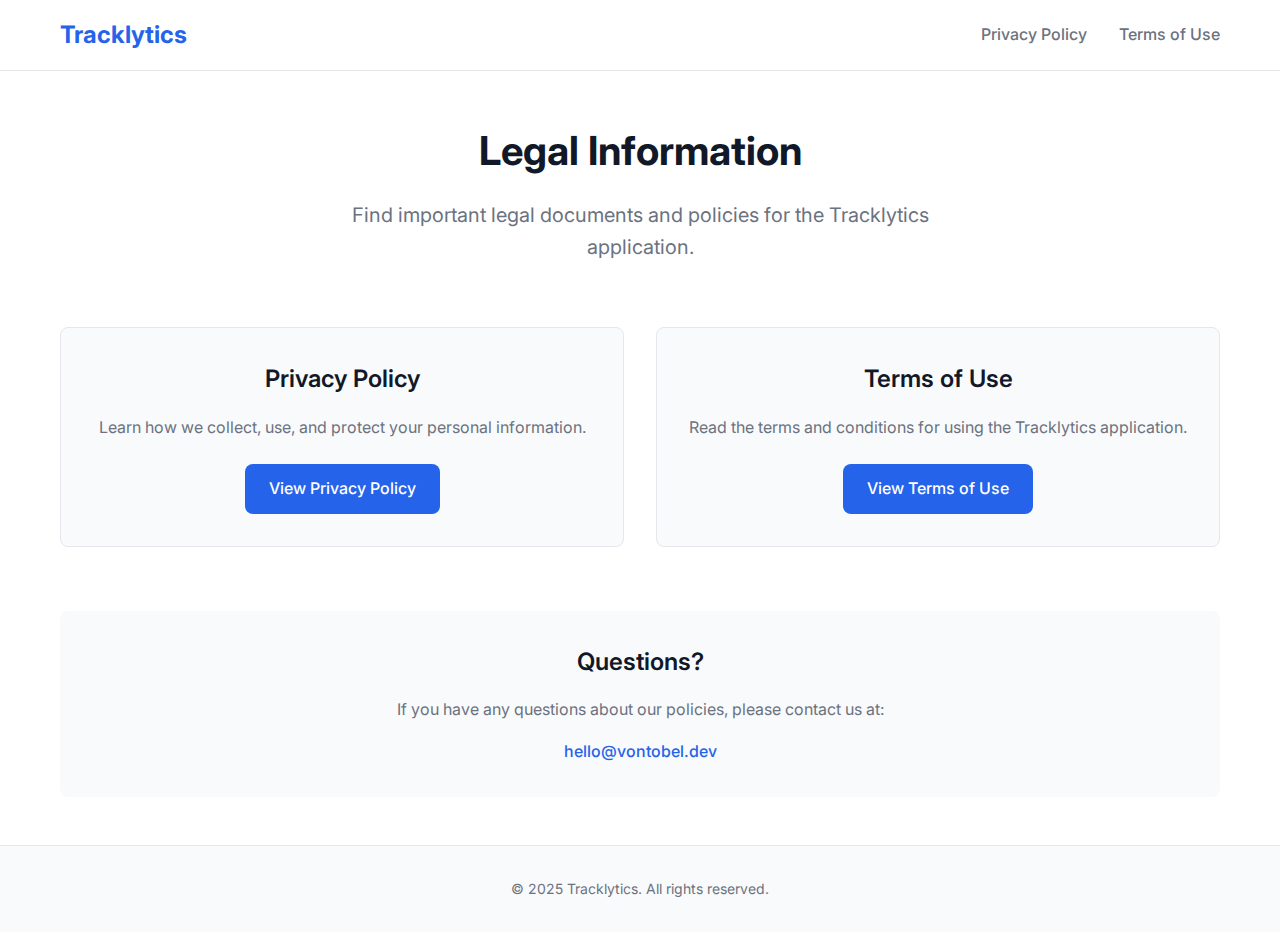
<file: tracklytics/index.html>
<!DOCTYPE html>
<html lang="en">
<head>
    <meta charset="UTF-8">
    <meta name="viewport" content="width=device-width, initial-scale=1.0">
    <title>Tracklytics - Privacy & Legal</title>
    <meta name="description" content="Privacy Policy and Terms of Use for Tracklytics app">
    <link rel="stylesheet" href="style.css">
    <link rel="preconnect" href="https://fonts.googleapis.com">
    <link rel="preconnect" href="https://fonts.gstatic.com" crossorigin>
    <link href="https://fonts.googleapis.com/css2?family=Inter:wght@300;400;500;600;700&display=swap" rel="stylesheet">
</head>
<body>
    <header class="header">
        <div class="container">
            <h1 class="logo">Tracklytics</h1>
            <nav class="nav">
                <a href="privacy.html" class="nav-link">Privacy Policy</a>
                <a href="terms.html" class="nav-link">Terms of Use</a>
            </nav>
        </div>
    </header>

    <main class="main">
        <div class="container">
            <section class="hero">
                <h2 class="hero-title">Legal Information</h2>
                <p class="hero-description">
                    Find important legal documents and policies for the Tracklytics application.
                </p>
            </section>

            <section class="links-section">
                <div class="link-card">
                    <h3>Privacy Policy</h3>
                    <p>Learn how we collect, use, and protect your personal information.</p>
                    <a href="privacy.html" class="btn btn-primary">View Privacy Policy</a>
                </div>

                <div class="link-card">
                    <h3>Terms of Use</h3>
                    <p>Read the terms and conditions for using the Tracklytics application.</p>
                    <a href="terms.html" class="btn btn-primary">View Terms of Use</a>
                </div>
            </section>

            <section class="contact-section">
                <h3>Questions?</h3>
                <p>If you have any questions about our policies, please contact us at:</p>
                <a href="mailto:hello@vontobel.dev" class="contact-email">hello@vontobel.dev</a>
            </section>
        </div>
    </main>

    <footer class="footer">
        <div class="container">
            <p>&copy; 2025 Tracklytics. All rights reserved.</p>
        </div>
    </footer>
</body>
</html>
</file>
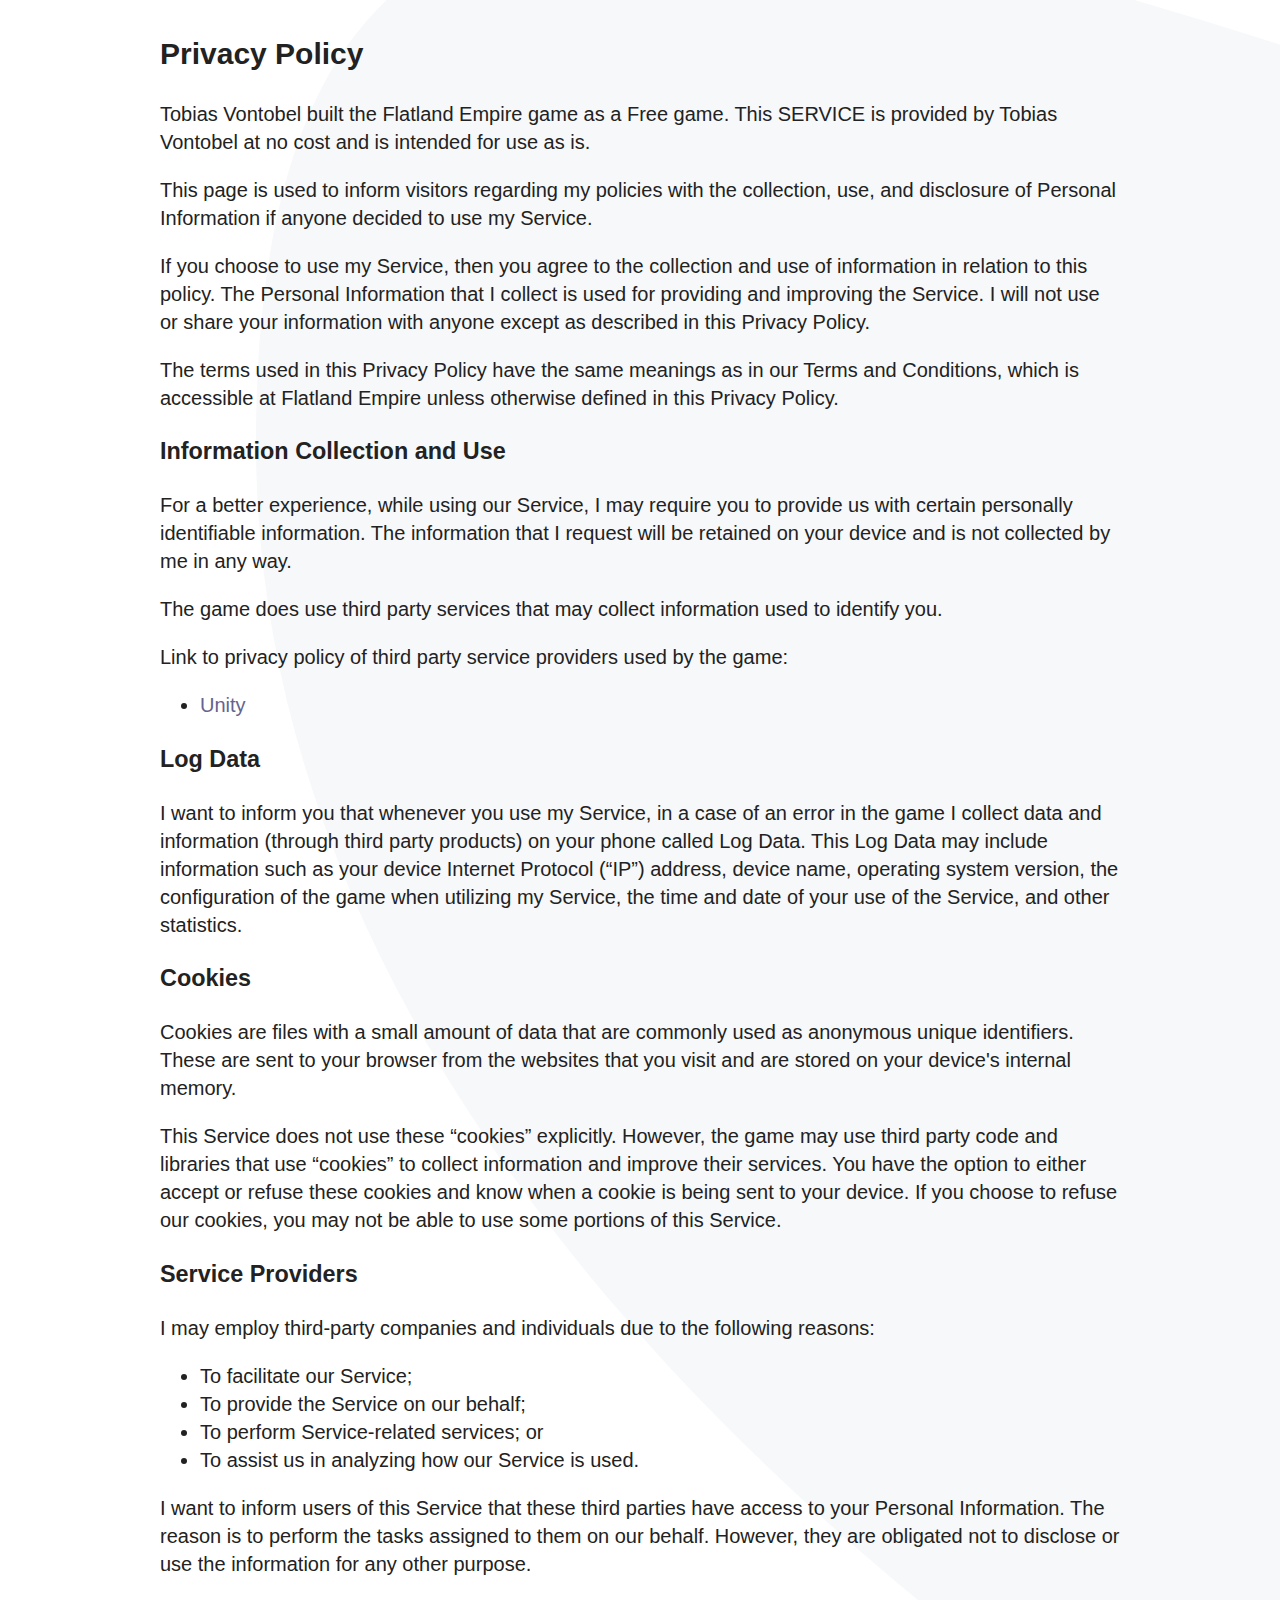
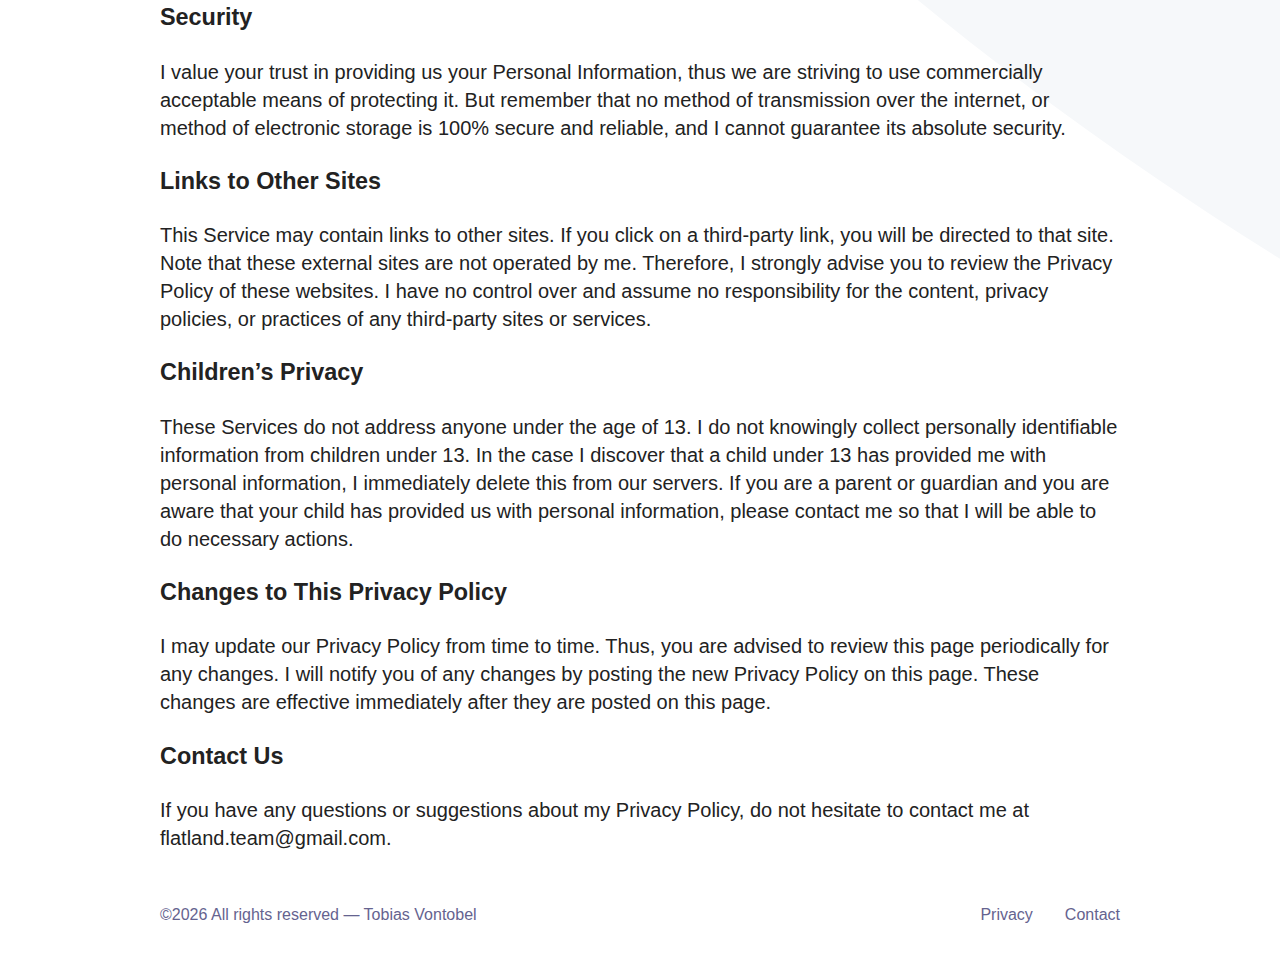
<file: page-1.html>
<!DOCTYPE html>
<html dir="auto" lang="en">

<head>
	<meta charset="UTF-8" />
	<title>Flatland Empire</title>

	<meta name="description" content="Flatland Empire" />
	<meta name="viewport" content="width=device-width, initial-scale=1" />
	<link rel="icon" href="assets/favicon0.png" />

	<meta property="og:title" content="Flatland Empire" />
	<meta property="og:description" content="Build Your City" />
	<meta property="og:image" content="assets/og-image.png" />

	<link rel="stylesheet" href="assets/tobi.css" />
	<link rel="stylesheet" href="assets/style.css" />

</head>

<body>
	<main>
		<article class="page">
			<div class="page__content">
				<h2>Privacy Policy</h2>

				<p>Tobias Vontobel built the Flatland Empire game as a Free game. This SERVICE is provided by Tobias
					Vontobel at no cost and is intended for use as is.</p>

				<p>This page is used to inform visitors regarding my policies with the collection, use, and disclosure
					of Personal Information if anyone decided to use my Service.</p>

				<p>If you choose to use my Service, then you agree to the collection and use of information in relation
					to this policy. The Personal Information that I collect is used for providing and improving the
					Service. I will not use or share your information with anyone except as described in this Privacy
					Policy.</p>

				<p>The terms used in this Privacy Policy have the same meanings as in our Terms and Conditions, which is
					accessible at Flatland Empire unless otherwise defined in this Privacy Policy.</p>

				<h3>Information Collection and Use</h3>

				<p>For a better experience, while using our Service, I may require you to provide us with certain
					personally identifiable information. The information that I request will be retained on your device
					and is not collected by me in any way.</p>

				<p>The game does use third party services that may collect information used to identify you.</p>

				<p>Link to privacy policy of third party service providers used by the game:</p>
				<ul>
					<li><a href="https://unity3d.com/legal/privacy-policy" target="_blank">Unity</a></li>
				</ul>

				<h3>Log Data</h3>

				<p>I want to inform you that whenever you use my Service, in a case of an error in the game I collect
					data and information (through third party products) on your phone called Log Data. This Log Data may
					include information such as your device Internet Protocol (“IP”) address, device name, operating
					system version, the configuration of the game when utilizing my Service, the time and date of your
					use of the Service, and other statistics.</p>

				<h3>Cookies</h3>

				<p>Cookies are files with a small amount of data that are commonly used as anonymous unique identifiers.
					These are sent to your browser from the websites that you visit and are stored on your device's
					internal memory.</p>

				<p>This Service does not use these “cookies” explicitly. However, the game may use third party code and
					libraries that use “cookies” to collect information and improve their services. You have the option
					to either accept or refuse these cookies and know when a cookie is being sent to your device. If you
					choose to refuse our cookies, you may not be able to use some portions of this Service.</p>

				<h3>Service Providers</h3>

				<p>I may employ third-party companies and individuals due to the following reasons:</p>
				<ul>
					<li>To facilitate our Service;</li>
					<li>To provide the Service on our behalf;</li>
					<li>To perform Service-related services; or</li>
					<li>To assist us in analyzing how our Service is used.</li>
				</ul>

				<p>I want to inform users of this Service that these third parties have access to your Personal
					Information. The reason is to perform the tasks assigned to them on our behalf. However, they are
					obligated not to disclose or use the information for any other purpose.</p>

				<h3>Security</h3>

				<p>I value your trust in providing us your Personal Information, thus we are striving to use
					commercially acceptable means of protecting it. But remember that no method of transmission over the
					internet, or method of electronic storage is 100% secure and reliable, and I cannot guarantee its
					absolute security.</p>

				<h3>Links to Other Sites</h3>

				<p>This Service may contain links to other sites. If you click on a third-party link, you will be
					directed to that site. Note that these external sites are not operated by me. Therefore, I strongly
					advise you to review the Privacy Policy of these websites. I have no control over and assume no
					responsibility for the content, privacy policies, or practices of any third-party sites or services.
				</p>

				<h3>Children’s Privacy</h3>

				<p>These Services do not address anyone under the age of 13. I do not knowingly collect personally
					identifiable information from children under 13. In the case I discover that a child under 13 has
					provided me with personal information, I immediately delete this from our servers. If you are a
					parent or guardian and you are aware that your child has provided us with personal information,
					please contact me so that I will be able to do necessary actions.</p>

				<h3>Changes to This Privacy Policy</h3>

				<p>I may update our Privacy Policy from time to time. Thus, you are advised to review this page
					periodically for any changes. I will notify you of any changes by posting the new Privacy Policy on
					this page. These changes are effective immediately after they are posted on this page.</p>

				<h3>Contact Us</h3>

				<p>If you have any questions or suggestions about my Privacy Policy, do not hesitate to contact me at
					flatland.team@gmail.com.</p>
			</div>
		</article>



	</main>
	<footer class="footer">
		<div class="container">
			<div class="footer__container">
				<p class="footer__love">
					<script>document.write('&copy;' + (new Date()).getFullYear());</script>
					<noscript>&copy;2023</noscript> All rights reserved
					&mdash; Tobias Vontobel
				</p>
				<ul class="footer__links">
					<li class="footer__link">
						<a href="page-1.html">Privacy</a>
					</li>
					<li class="footer__link">
						<a href="mailto:flatland.team@gmail.com">Contact</a>
					</li>

				</ul>
			</div>
		</div>
	</footer>

	<script type="text/javascript" src="assets/tobi.min.js" />
	</script>
	<script>
		window.onload = function () {
			var tobi = new Tobi();
		};
	</script>

</body>

</html>
</file>
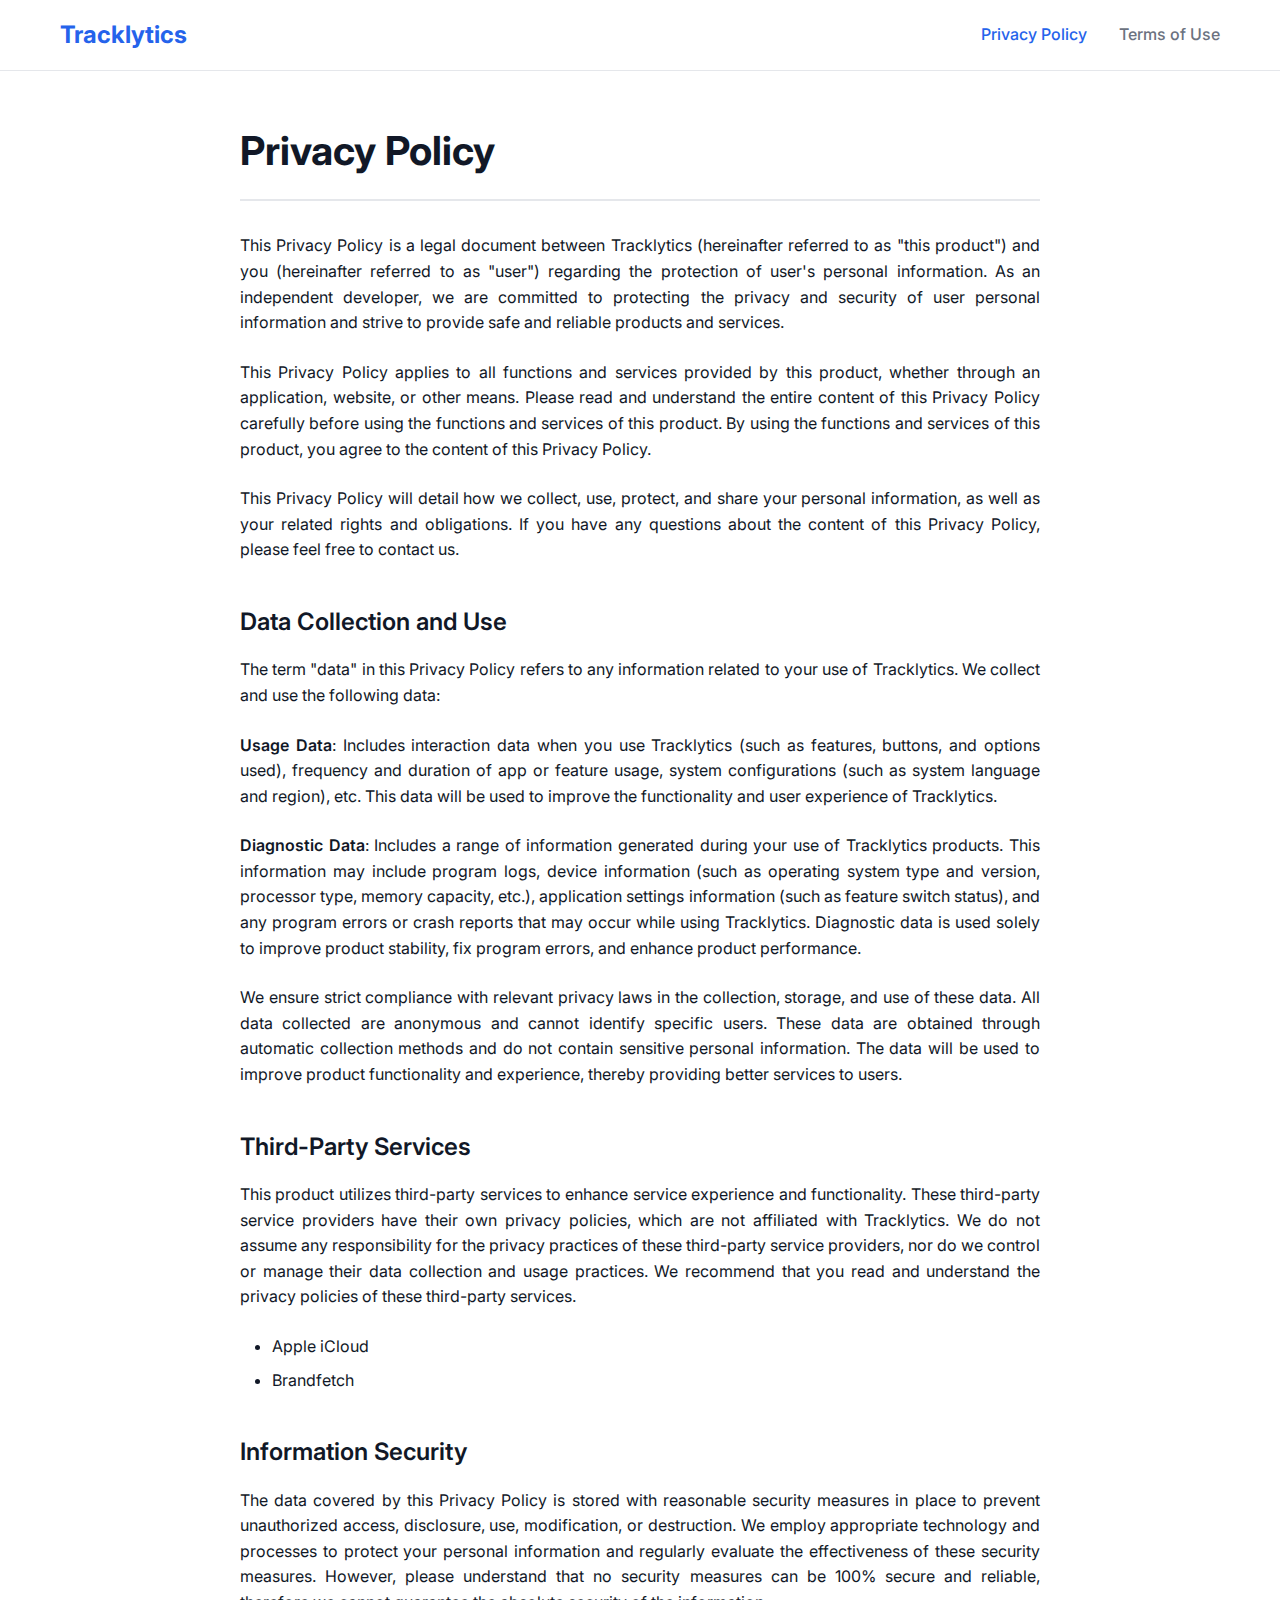
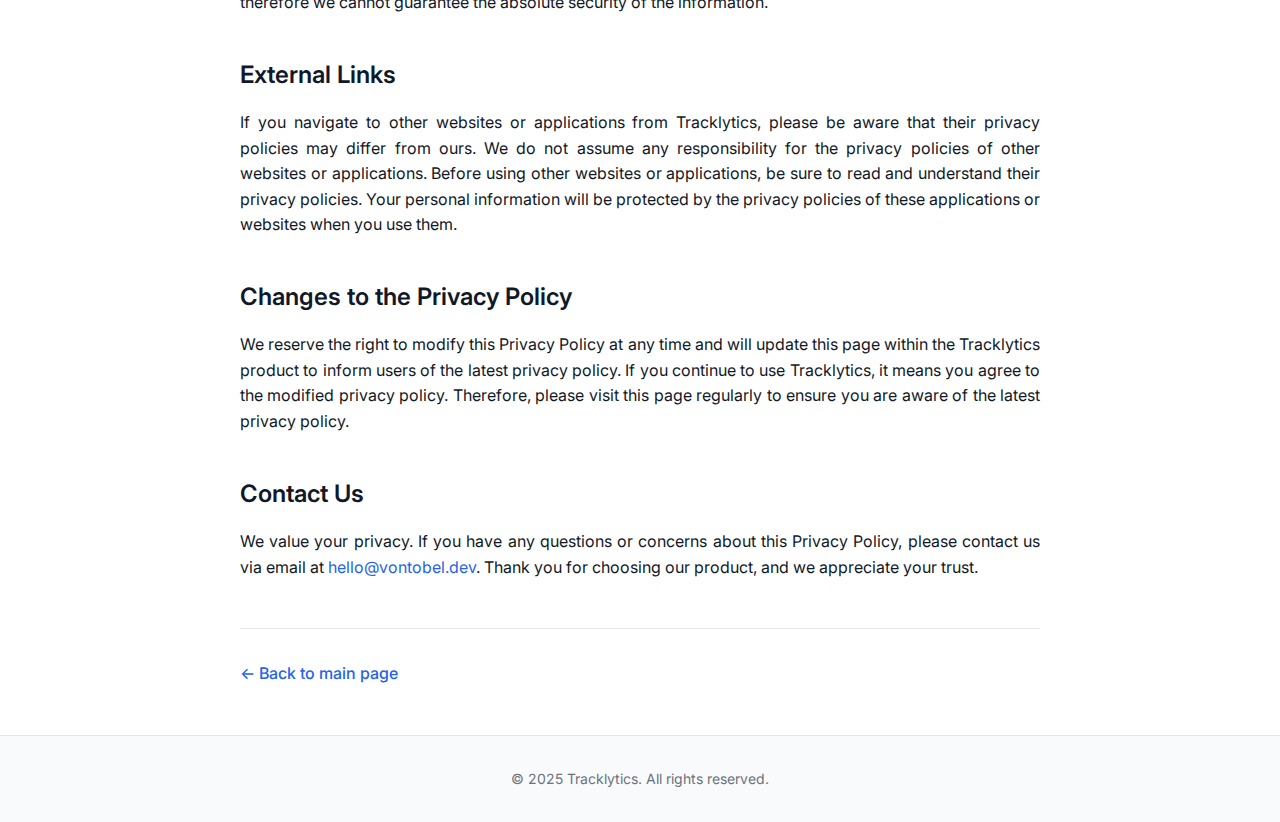
<file: tracklytics/privacy.html>
<!DOCTYPE html>
<html lang="en">
<head>
    <meta charset="UTF-8">
    <meta name="viewport" content="width=device-width, initial-scale=1.0">
    <title>Privacy Policy - Tracklytics</title>
    <meta name="description" content="Privacy Policy for Tracklytics app - How we collect, use, and protect your personal information">
    <link rel="stylesheet" href="style.css">
    <link rel="preconnect" href="https://fonts.googleapis.com">
    <link rel="preconnect" href="https://fonts.gstatic.com" crossorigin>
    <link href="https://fonts.googleapis.com/css2?family=Inter:wght@300;400;500;600;700&display=swap" rel="stylesheet">
</head>
<body>
    <header class="header">
        <div class="container">
            <h1 class="logo">
                <a href="index.html">Tracklytics</a>
            </h1>
            <nav class="nav">
                <a href="privacy.html" class="nav-link active">Privacy Policy</a>
                <a href="terms.html" class="nav-link">Terms of Use</a>
            </nav>
        </div>
    </header>

    <main class="main">
        <div class="container">
            <div class="document">
                <h1>Privacy Policy</h1>
                
                <p>This Privacy Policy is a legal document between Tracklytics (hereinafter referred to as "this product") and you (hereinafter referred to as "user") regarding the protection of user's personal information. As an independent developer, we are committed to protecting the privacy and security of user personal information and strive to provide safe and reliable products and services.</p>

                <p>This Privacy Policy applies to all functions and services provided by this product, whether through an application, website, or other means. Please read and understand the entire content of this Privacy Policy carefully before using the functions and services of this product. By using the functions and services of this product, you agree to the content of this Privacy Policy.</p>

                <p>This Privacy Policy will detail how we collect, use, protect, and share your personal information, as well as your related rights and obligations. If you have any questions about the content of this Privacy Policy, please feel free to contact us.</p>

                <h2>Data Collection and Use</h2>

                <p>The term "data" in this Privacy Policy refers to any information related to your use of Tracklytics. We collect and use the following data:</p>

                <p><strong>Usage Data</strong>: Includes interaction data when you use Tracklytics (such as features, buttons, and options used), frequency and duration of app or feature usage, system configurations (such as system language and region), etc. This data will be used to improve the functionality and user experience of Tracklytics.</p>

                <p><strong>Diagnostic Data</strong>: Includes a range of information generated during your use of Tracklytics products. This information may include program logs, device information (such as operating system type and version, processor type, memory capacity, etc.), application settings information (such as feature switch status), and any program errors or crash reports that may occur while using Tracklytics. Diagnostic data is used solely to improve product stability, fix program errors, and enhance product performance.</p>

                <p>We ensure strict compliance with relevant privacy laws in the collection, storage, and use of these data. All data collected are anonymous and cannot identify specific users. These data are obtained through automatic collection methods and do not contain sensitive personal information. The data will be used to improve product functionality and experience, thereby providing better services to users.</p>

                <h2>Third-Party Services</h2>

                <p>This product utilizes third-party services to enhance service experience and functionality. These third-party service providers have their own privacy policies, which are not affiliated with Tracklytics. We do not assume any responsibility for the privacy practices of these third-party service providers, nor do we control or manage their data collection and usage practices. We recommend that you read and understand the privacy policies of these third-party services.</p>

                <ul>
                    <li>Apple iCloud</li>
                    <li>Brandfetch</li>
                </ul>

                <h2>Information Security</h2>

                <p>The data covered by this Privacy Policy is stored with reasonable security measures in place to prevent unauthorized access, disclosure, use, modification, or destruction. We employ appropriate technology and processes to protect your personal information and regularly evaluate the effectiveness of these security measures. However, please understand that no security measures can be 100% secure and reliable, therefore we cannot guarantee the absolute security of the information.</p>

                <h2>External Links</h2>

                <p>If you navigate to other websites or applications from Tracklytics, please be aware that their privacy policies may differ from ours. We do not assume any responsibility for the privacy policies of other websites or applications. Before using other websites or applications, be sure to read and understand their privacy policies. Your personal information will be protected by the privacy policies of these applications or websites when you use them.</p>

                <h2>Changes to the Privacy Policy</h2>

                <p>We reserve the right to modify this Privacy Policy at any time and will update this page within the Tracklytics product to inform users of the latest privacy policy. If you continue to use Tracklytics, it means you agree to the modified privacy policy. Therefore, please visit this page regularly to ensure you are aware of the latest privacy policy.</p>

                <h2>Contact Us</h2>

                <p>We value your privacy. If you have any questions or concerns about this Privacy Policy, please contact us via email at <a href="mailto:hello@vontobel.dev">hello@vontobel.dev</a>. Thank you for choosing our product, and we appreciate your trust.</p>

                <div class="back-link">
                    <a href="index.html">&larr; Back to main page</a>
                </div>
            </div>
        </div>
    </main>

    <footer class="footer">
        <div class="container">
            <p>&copy; 2025 Tracklytics. All rights reserved.</p>
        </div>
    </footer>
</body>
</html>
</file>
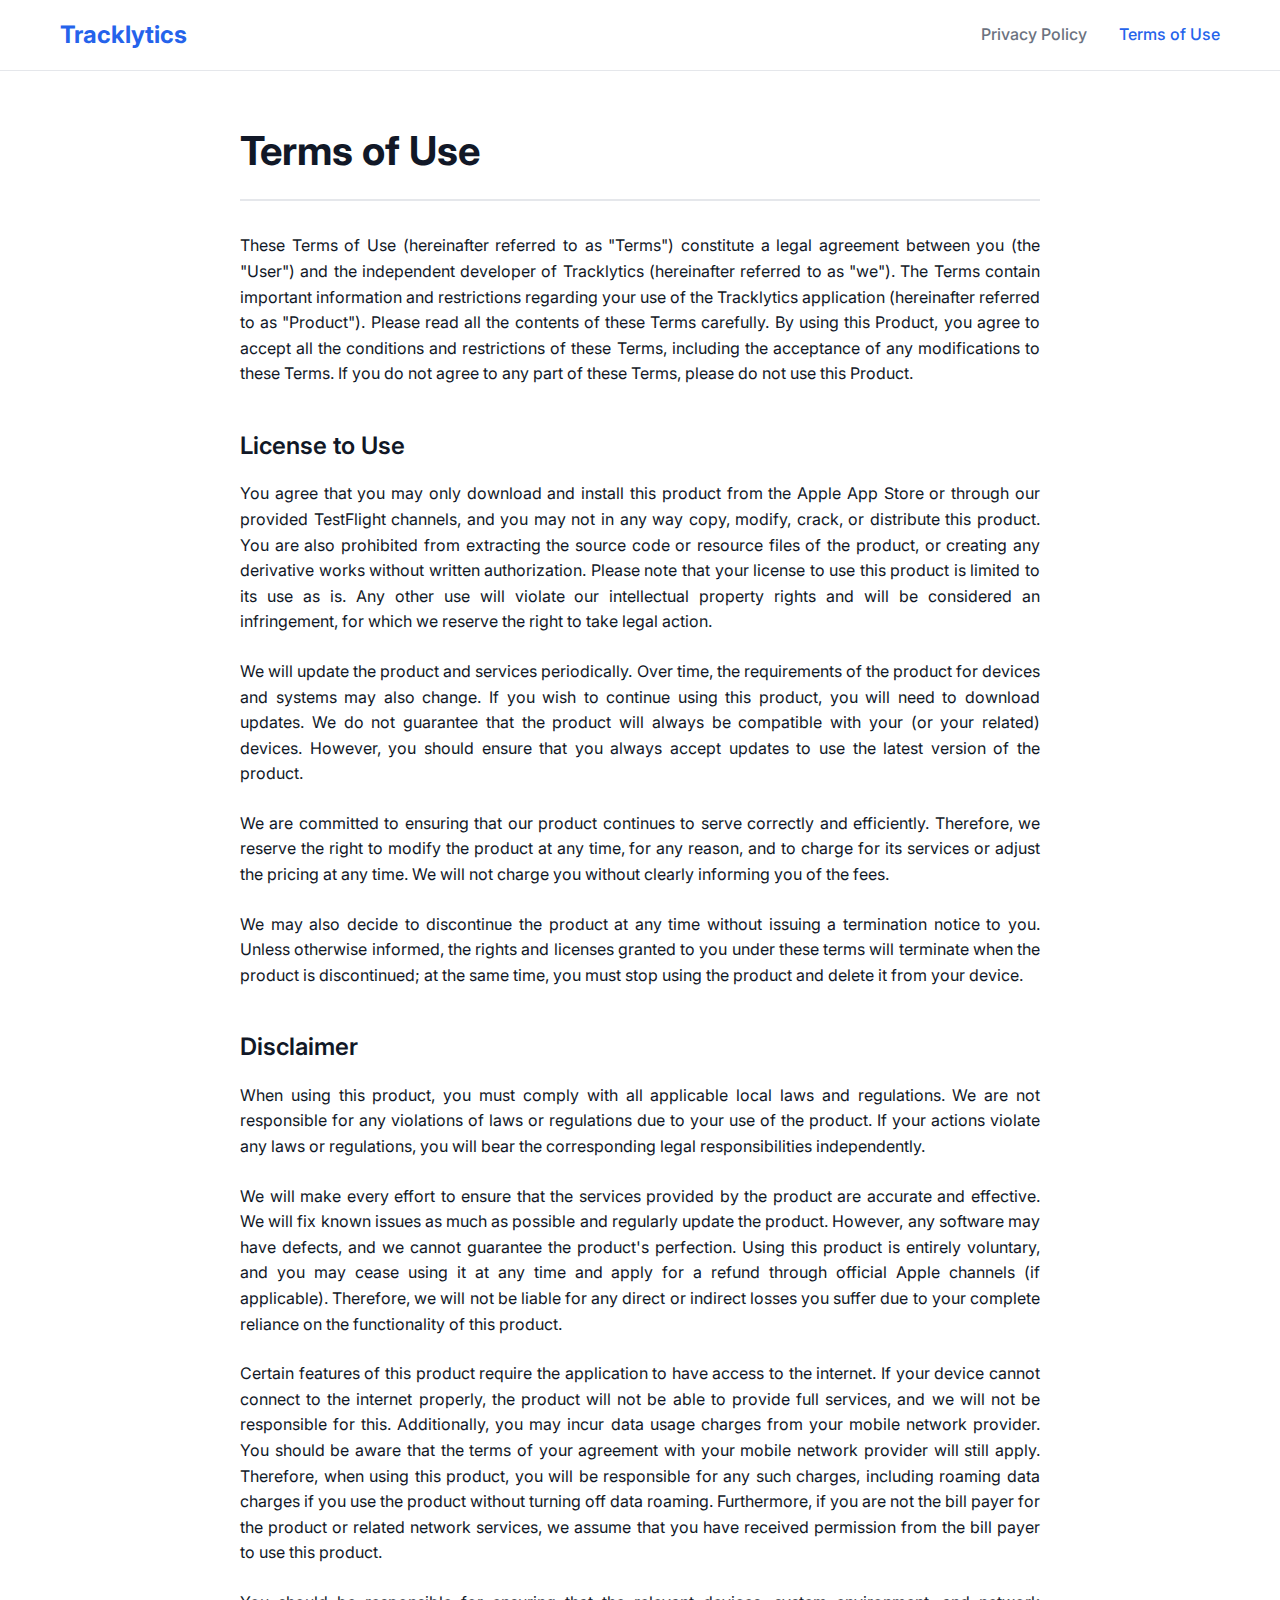
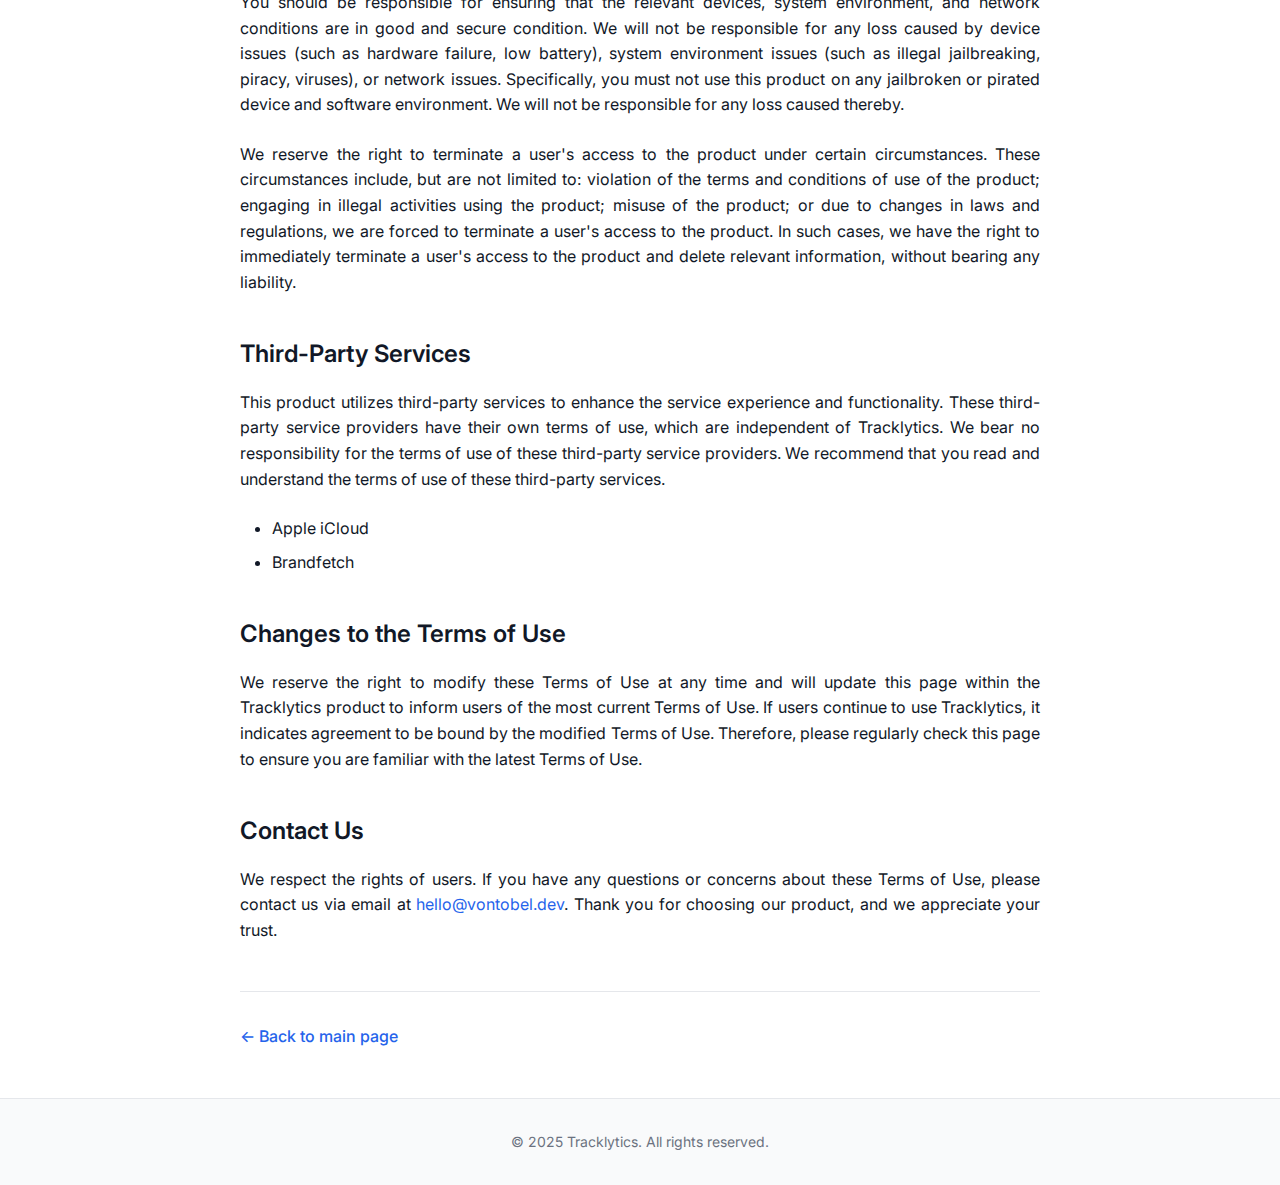
<file: tracklytics/terms.html>
<!DOCTYPE html>
<html lang="en">
<head>
    <meta charset="UTF-8">
    <meta name="viewport" content="width=device-width, initial-scale=1.0">
    <title>Terms of Use - Tracklytics</title>
    <meta name="description" content="Terms of Use for Tracklytics app - Legal agreement and conditions for using the application">
    <link rel="stylesheet" href="style.css">
    <link rel="preconnect" href="https://fonts.googleapis.com">
    <link rel="preconnect" href="https://fonts.gstatic.com" crossorigin>
    <link href="https://fonts.googleapis.com/css2?family=Inter:wght@300;400;500;600;700&display=swap" rel="stylesheet">
</head>
<body>
    <header class="header">
        <div class="container">
            <h1 class="logo">
                <a href="index.html">Tracklytics</a>
            </h1>
            <nav class="nav">
                <a href="privacy.html" class="nav-link">Privacy Policy</a>
                <a href="terms.html" class="nav-link active">Terms of Use</a>
            </nav>
        </div>
    </header>

    <main class="main">
        <div class="container">
            <div class="document">
                <h1>Terms of Use</h1>
                
                <p>These Terms of Use (hereinafter referred to as "Terms") constitute a legal agreement between you (the "User") and the independent developer of Tracklytics (hereinafter referred to as "we"). The Terms contain important information and restrictions regarding your use of the Tracklytics application (hereinafter referred to as "Product"). Please read all the contents of these Terms carefully. By using this Product, you agree to accept all the conditions and restrictions of these Terms, including the acceptance of any modifications to these Terms. If you do not agree to any part of these Terms, please do not use this Product.</p>

                <h2>License to Use</h2>

                <p>You agree that you may only download and install this product from the Apple App Store or through our provided TestFlight channels, and you may not in any way copy, modify, crack, or distribute this product. You are also prohibited from extracting the source code or resource files of the product, or creating any derivative works without written authorization. Please note that your license to use this product is limited to its use as is. Any other use will violate our intellectual property rights and will be considered an infringement, for which we reserve the right to take legal action.</p>

                <p>We will update the product and services periodically. Over time, the requirements of the product for devices and systems may also change. If you wish to continue using this product, you will need to download updates. We do not guarantee that the product will always be compatible with your (or your related) devices. However, you should ensure that you always accept updates to use the latest version of the product.</p>

                <p>We are committed to ensuring that our product continues to serve correctly and efficiently. Therefore, we reserve the right to modify the product at any time, for any reason, and to charge for its services or adjust the pricing at any time. We will not charge you without clearly informing you of the fees.</p>

                <p>We may also decide to discontinue the product at any time without issuing a termination notice to you. Unless otherwise informed, the rights and licenses granted to you under these terms will terminate when the product is discontinued; at the same time, you must stop using the product and delete it from your device.</p>

                <h2>Disclaimer</h2>

                <p>When using this product, you must comply with all applicable local laws and regulations. We are not responsible for any violations of laws or regulations due to your use of the product. If your actions violate any laws or regulations, you will bear the corresponding legal responsibilities independently.</p>

                <p>We will make every effort to ensure that the services provided by the product are accurate and effective. We will fix known issues as much as possible and regularly update the product. However, any software may have defects, and we cannot guarantee the product's perfection. Using this product is entirely voluntary, and you may cease using it at any time and apply for a refund through official Apple channels (if applicable). Therefore, we will not be liable for any direct or indirect losses you suffer due to your complete reliance on the functionality of this product.</p>

                <p>Certain features of this product require the application to have access to the internet. If your device cannot connect to the internet properly, the product will not be able to provide full services, and we will not be responsible for this. Additionally, you may incur data usage charges from your mobile network provider. You should be aware that the terms of your agreement with your mobile network provider will still apply. Therefore, when using this product, you will be responsible for any such charges, including roaming data charges if you use the product without turning off data roaming. Furthermore, if you are not the bill payer for the product or related network services, we assume that you have received permission from the bill payer to use this product.</p>

                <p>You should be responsible for ensuring that the relevant devices, system environment, and network conditions are in good and secure condition. We will not be responsible for any loss caused by device issues (such as hardware failure, low battery), system environment issues (such as illegal jailbreaking, piracy, viruses), or network issues. Specifically, you must not use this product on any jailbroken or pirated device and software environment. We will not be responsible for any loss caused thereby.</p>

                <p>We reserve the right to terminate a user's access to the product under certain circumstances. These circumstances include, but are not limited to: violation of the terms and conditions of use of the product; engaging in illegal activities using the product; misuse of the product; or due to changes in laws and regulations, we are forced to terminate a user's access to the product. In such cases, we have the right to immediately terminate a user's access to the product and delete relevant information, without bearing any liability.</p>

                <h2>Third-Party Services</h2>

                <p>This product utilizes third-party services to enhance the service experience and functionality. These third-party service providers have their own terms of use, which are independent of Tracklytics. We bear no responsibility for the terms of use of these third-party service providers. We recommend that you read and understand the terms of use of these third-party services.</p>

                <ul>
                    <li>Apple iCloud</li>
                    <li>Brandfetch</li>
                </ul>

                <h2>Changes to the Terms of Use</h2>

                <p>We reserve the right to modify these Terms of Use at any time and will update this page within the Tracklytics product to inform users of the most current Terms of Use. If users continue to use Tracklytics, it indicates agreement to be bound by the modified Terms of Use. Therefore, please regularly check this page to ensure you are familiar with the latest Terms of Use.</p>

                <h2>Contact Us</h2>

                <p>We respect the rights of users. If you have any questions or concerns about these Terms of Use, please contact us via email at <a href="mailto:hello@vontobel.dev">hello@vontobel.dev</a>. Thank you for choosing our product, and we appreciate your trust.</p>

                <div class="back-link">
                    <a href="index.html">&larr; Back to main page</a>
                </div>
            </div>
        </div>
    </main>

    <footer class="footer">
        <div class="container">
            <p>&copy; 2025 Tracklytics. All rights reserved.</p>
        </div>
    </footer>
</body>
</html>
</file>
<file: tracklytics/style.css>
:root {
    --primary-color: #2563eb;
    --primary-hover: #1d4ed8;
    --text-primary: #111827;
    --text-secondary: #6b7280;
    --bg-primary: #ffffff;
    --bg-secondary: #f9fafb;
    --border-color: #e5e7eb;
    --border-radius: 8px;
    --shadow: 0 1px 3px 0 rgba(0, 0, 0, 0.1), 0 1px 2px 0 rgba(0, 0, 0, 0.06);
    --shadow-lg: 0 10px 15px -3px rgba(0, 0, 0, 0.1), 0 4px 6px -2px rgba(0, 0, 0, 0.05);
}

* {
    margin: 0;
    padding: 0;
    box-sizing: border-box;
}

body {
    font-family: 'Inter', -apple-system, BlinkMacSystemFont, 'Segoe UI', Roboto, sans-serif;
    line-height: 1.6;
    color: var(--text-primary);
    background-color: var(--bg-primary);
    min-height: 100vh;
    display: flex;
    flex-direction: column;
}

.container {
    max-width: 1200px;
    margin: 0 auto;
    padding: 0 20px;
}

/* Header */
.header {
    background-color: var(--bg-primary);
    border-bottom: 1px solid var(--border-color);
    padding: 1rem 0;
    position: sticky;
    top: 0;
    z-index: 100;
}

.header .container {
    display: flex;
    justify-content: space-between;
    align-items: center;
}

.logo {
    font-size: 1.5rem;
    font-weight: 700;
    color: var(--primary-color);
}

.logo a {
    text-decoration: none;
    color: inherit;
}

.nav {
    display: flex;
    gap: 2rem;
}

.nav-link {
    text-decoration: none;
    color: var(--text-secondary);
    font-weight: 500;
    transition: color 0.2s ease;
}

.nav-link:hover,
.nav-link.active {
    color: var(--primary-color);
}

/* Main Content */
.main {
    flex: 1;
    padding: 3rem 0;
}

/* Hero Section */
.hero {
    text-align: center;
    margin-bottom: 4rem;
}

.hero-title {
    font-size: 2.5rem;
    font-weight: 700;
    margin-bottom: 1rem;
    color: var(--text-primary);
}

.hero-description {
    font-size: 1.25rem;
    color: var(--text-secondary);
    max-width: 600px;
    margin: 0 auto;
}

/* Links Section */
.links-section {
    display: grid;
    grid-template-columns: repeat(auto-fit, minmax(300px, 1fr));
    gap: 2rem;
    margin-bottom: 4rem;
}

.link-card {
    background-color: var(--bg-secondary);
    border: 1px solid var(--border-color);
    border-radius: var(--border-radius);
    padding: 2rem;
    text-align: center;
    transition: box-shadow 0.2s ease;
}

.link-card:hover {
    box-shadow: var(--shadow-lg);
}

.link-card h3 {
    font-size: 1.5rem;
    font-weight: 600;
    margin-bottom: 1rem;
    color: var(--text-primary);
}

.link-card p {
    color: var(--text-secondary);
    margin-bottom: 1.5rem;
}

.btn {
    display: inline-block;
    padding: 0.75rem 1.5rem;
    border-radius: var(--border-radius);
    text-decoration: none;
    font-weight: 500;
    transition: all 0.2s ease;
    border: none;
    cursor: pointer;
}

.btn-primary {
    background-color: var(--primary-color);
    color: white;
}

.btn-primary:hover {
    background-color: var(--primary-hover);
}

/* Contact Section */
.contact-section {
    text-align: center;
    background-color: var(--bg-secondary);
    border-radius: var(--border-radius);
    padding: 2rem;
}

.contact-section h3 {
    font-size: 1.5rem;
    font-weight: 600;
    margin-bottom: 1rem;
    color: var(--text-primary);
}

.contact-section p {
    color: var(--text-secondary);
    margin-bottom: 1rem;
}

.contact-email {
    color: var(--primary-color);
    text-decoration: none;
    font-weight: 500;
}

.contact-email:hover {
    text-decoration: underline;
}

/* Document Styles */
.document {
    max-width: 800px;
    margin: 0 auto;
    background-color: var(--bg-primary);
    padding: 0;
}

.document h1 {
    font-size: 2.5rem;
    font-weight: 700;
    margin-bottom: 2rem;
    color: var(--text-primary);
    border-bottom: 2px solid var(--border-color);
    padding-bottom: 1rem;
}

.document h2 {
    font-size: 1.5rem;
    font-weight: 600;
    margin: 2.5rem 0 1rem 0;
    color: var(--text-primary);
}

.document p {
    margin-bottom: 1.5rem;
    color: var(--text-primary);
    text-align: justify;
}

.document ul {
    margin: 1rem 0 1.5rem 2rem;
}

.document li {
    margin-bottom: 0.5rem;
    color: var(--text-primary);
}

.document a {
    color: var(--primary-color);
    text-decoration: none;
}

.document a:hover {
    text-decoration: underline;
}

.document strong {
    font-weight: 600;
    color: var(--text-primary);
}

.back-link {
    margin-top: 3rem;
    padding-top: 2rem;
    border-top: 1px solid var(--border-color);
}

.back-link a {
    color: var(--primary-color);
    text-decoration: none;
    font-weight: 500;
}

.back-link a:hover {
    text-decoration: underline;
}

/* Footer */
.footer {
    background-color: var(--bg-secondary);
    border-top: 1px solid var(--border-color);
    padding: 2rem 0;
    margin-top: auto;
}

.footer p {
    text-align: center;
    color: var(--text-secondary);
    font-size: 0.875rem;
}

/* Responsive Design */
@media (max-width: 768px) {
    .container {
        padding: 0 16px;
    }
    
    .header .container {
        flex-direction: column;
        gap: 1rem;
    }
    
    .nav {
        gap: 1rem;
    }
    
    .hero-title {
        font-size: 2rem;
    }
    
    .hero-description {
        font-size: 1.125rem;
    }
    
    .links-section {
        grid-template-columns: 1fr;
    }
    
    .link-card {
        padding: 1.5rem;
    }
    
    .document {
        padding: 0;
    }
    
    .document h1 {
        font-size: 2rem;
    }
    
    .document h2 {
        font-size: 1.25rem;
    }
    
    .main {
        padding: 2rem 0;
    }
}
</file>
<file: assets/tobi.css>
.tobi {
  background-color: rgba(26, 42, 58, 0.94);
  bottom: 0;
  box-sizing: border-box;
  contain: strict;
  font-size: 18px;
  left: 0;
  line-height: 1.5555555555555556;
  overflow: hidden;
  position: fixed;
  right: 0;
  top: 0;
  z-index: 1337;
}

.tobi[aria-hidden="true"] {
  display: none;
}

.tobi *,
.tobi *::before,
.tobi *::after {
  box-sizing: inherit;
}

.tobi-is-open {
  overflow-y: hidden;
}

.tobi__slider {
  bottom: 0;
  left: 0;
  position: absolute;
  right: 0;
  top: 0;
  will-change: transform;
}

.tobi__slider:not(.tobi__slider--is-dragging) {
  transition-duration: 0.3s;
  transition-property: transform;
  transition-timing-function: cubic-bezier(0.19, 1, 0.22, 1);
}

@media screen and (prefers-reduced-motion: reduce) {
  .tobi__slider:not(.tobi__slider--is-dragging) {
    transition: none;
  }
}

.tobi__slider--is-draggable [data-type] {
  cursor: -webkit-grab;
  cursor: grab;
}

.tobi__slider--is-dragging [data-type] {
  cursor: -webkit-grabbing;
  cursor: grabbing;
}

.tobi__slide {
  align-items: center;
  display: flex;
  height: 100%;
  justify-content: center;
  width: 100%;
}

.tobi__slide:not(.tobi__slide--is-active) {
  visibility: hidden;
}

.tobi [data-type] {
  max-height: 85vh;
  max-width: 85vw;
  overflow: hidden;
  overflow-y: auto;
  overscroll-behavior: contain;
}

.tobi [data-type] iframe,
.tobi [data-type] video {
  display: block !important;
}

.tobi [data-type] > figure {
  margin: 0;
  position: relative;
}

.tobi [data-type] > figure > img {
  display: block;
  height: auto;
  max-height: 85vh;
  max-width: 85vw;
  width: auto;
}

.tobi [data-type] > figure > figcaption {
  background-color: rgba(255, 255, 255, 0.94);
  bottom: 0;
  color: #1a2a3a;
  padding: 0.22222em 0.44444em;
  position: absolute;
  white-space: pre-wrap;
  width: 100%;
}

.tobi [data-type="html"] video {
  cursor: auto;
  max-height: 85vh;
  max-width: 85vw;
}

.tobi [data-type="iframe"] {
  /* Fix iframe scrolling on iOS */
  -webkit-overflow-scrolling: touch;
  transform: translate3d(0, 0, 0);
}

.tobi [data-type="iframe"] iframe {
  height: 85vh;
  width: 85vw;
}

.tobi > button {
  background-color: transparent;
  border: 0.05556em solid transparent;
  color: #fff;
  cursor: pointer;
  font: inherit;
  line-height: 1;
  margin: 0;
  opacity: 0.5;
  padding: 0.22222em;
  position: absolute;
  touch-action: manipulation;
  transition-duration: 0.3s;
  transition-property: opacity, transform;
  transition-timing-function: cubic-bezier(0.19, 1, 0.22, 1);
  will-change: opacity, transform;
  z-index: 1;
}

@media screen and (prefers-reduced-motion: reduce) {
  .tobi > button {
    transition: none;
    will-change: opacity;
  }
}

.tobi > button svg {
  pointer-events: none;
  stroke: #fff;
  stroke-width: 1;
  stroke-linecap: square;
  stroke-linejoin: miter;
  fill: none;
  color: #fff;
}

.tobi > button:active, .tobi > button:focus, .tobi > button:hover {
  opacity: 1;
  transform: scale(0.84);
}

@media screen and (prefers-reduced-motion: reduce) {
  .tobi > button:active, .tobi > button:focus, .tobi > button:hover {
    transform: none;
  }
}

.tobi > button.tobi__prev, .tobi > button.tobi__next {
  top: calc(50% - 1.94444em);
}

.tobi > button.tobi__prev svg, .tobi > button.tobi__next svg {
  height: 3.88889em;
  width: 3.88889em;
}

.tobi > button.tobi__prev {
  left: 0;
}

.tobi > button.tobi__next {
  right: 0;
}

.tobi > button.tobi__close {
  right: 0.27778em;
  top: 1em;
}

.tobi > button.tobi__close svg {
  height: 3.33333em;
  width: 3.33333em;
}

.tobi > button:disabled, .tobi > button[aria-hidden="true"] {
  display: none;
}

.tobi__counter {
  background-color: transparent;
  color: #fff;
  font-size: 1.11111em;
  left: 1em;
  line-height: 1;
  position: absolute;
  top: 2.22222em;
  z-index: 1;
}

.tobi__counter[aria-hidden="true"] {
  display: none;
}

.tobi-loader {
  display: inline-block;
  height: 5.55556em;
  left: calc(50% - 2.77778em);
  position: absolute;
  top: calc(50% - 2.77778em);
  width: 5.55556em;
}

.tobi-loader::before {
  animation: spin 1s infinite;
  border-radius: 100%;
  border: 0.22222em solid #949ba3;
  border-top-color: #fff;
  bottom: 0;
  content: "";
  left: 0;
  position: absolute;
  right: 0;
  top: 0;
  z-index: 1;
}

.tobi-zoom {
  border: 0;
  box-shadow: none;
  display: inline-block;
  position: relative;
  text-decoration: none;
}

.tobi-zoom img {
  display: block;
}

.tobi-zoom__icon {
  background-color: rgba(26, 42, 58, 0.94);
  bottom: 0;
  color: #fff;
  line-height: 1;
  position: absolute;
  right: 0;
}

.tobi-zoom__icon svg {
  color: #fff;
  fill: none;
  height: 1.11111em;
  padding: 0.22222em;
  pointer-events: none;
  stroke-linecap: square;
  stroke-linejoin: miter;
  stroke-width: 2;
  stroke: #fff;
  width: 1.11111em;
}

@keyframes spin {
  to {
    transform: rotate(360deg);
  }
}
</file>
<file: assets/style.css>
:root {
  --font-xl: 42px;
  --font-lg: 24px;
  --font-md: 20px;
  --font-sm: 18px;
  --font-xs: 16px;
  --font-xxs: 14px;
}
@media (max-width: 768px) {
  :root {
    --font-xl: 18px;
    --font-lg: 16px;
    --font-md: 14px;
    --font-sm: 12px;
    --font-xs: 12px;
    --font-xxs: 12px;
  }
}

body {
  font-family: -apple-system, BlinkMacSystemFont, "Segoe UI", Roboto, Oxygen-Sans, Ubuntu, Cantarell, "Helvetica Neue", sans-serif;
  color: #222;
  display: flex;
  min-height: 100vh;
  flex-direction: column;
  font-size: var(--font-md);
  background-color: #fff;
  background-image: url([data-uri]);
  background-size: cover;
  background-position-x: 20vw;
  background-position-y: -10vh;
  background-repeat: no-repeat;
  line-height: 1.4;
}

main {
  flex: 1;
  width: 100%;
}

a {
  color: #65638f;
  text-decoration: none;
}
a:hover {
  color: #5A51FE;
}

.button {
  display: flex;
  background: linear-gradient(65deg, #DA552F, #ea8e39);
  font-family: "Heebo", sans-serif;
  color: #fff;
  display: inline-flex;
  font-size: var(--font-xxs);
  letter-spacing: 0px;
  font-weight: 700;
  line-height: 16px;
  text-transform: uppercase;
  text-decoration: none !important;
  border: none;
  border-radius: 2px;
  cursor: pointer;
  justify-content: center;
  padding: 16px 32px;
  text-align: center;
  white-space: nowrap;
  box-shadow: 0 8px 24px rgba(32, 43, 54, 0.12);
  mix-blend-mode: multiply;
  transition: all 0.15s ease;
}
.button:hover {
  color: #fff;
  box-shadow: 0 8px 24px rgba(32, 43, 54, 0.25);
}
.button--link {
  background: rgba(0, 0, 0, 0);
  color: #5A51FE;
  box-shadow: none;
}
.button--link:hover {
  color: #8751FE;
  box-shadow: none;
}

.accent {
  color: #5A51FE;
}

.container {
  max-width: 960px;
  padding: 0 30px;
  margin: auto;
}

h1, h2 {
  font-family: "Heebo", sans-serif;
}

.container-desktop {
  max-width: 960px;
  padding: 0 30px;
  margin: auto;
}
@media (max-width: 768px) {
  .container-desktop {
    max-width: 100%;
    padding: 0;
  }
}

.tobi-zoom__icon {
  display: none;
}

.app__header {
  display: flex;
  flex-direction: row;
  margin-top: 128px;
  margin-bottom: 128px;
  align-items: center;
}
@media (max-width: 768px) {
  .app__header {
    align-items: flex-start;
    margin-top: 32px;
    margin-bottom: 16px;
  }
}
.app__logo-wrapper {
  display: inline-block;
  background-image: url("ios-mask-border-128.svg");
  background-size: contain;
  max-width: 250px;
  max-height: 250px;
  padding: 1px;
  margin-right: 64px;
  width: 100%;
  height: 100%;
  background-repeat: no-repeat;
}
html[dir=rtl] .app__logo-wrapper {
  margin-left: 64px;
  margin-right: 0;
}
@media (max-width: 768px) {
  .app__logo-wrapper {
    max-width: 100px;
    max-height: 100px;
    margin-right: 16px;
  }
}
.app__logo {
  border-radius: 22.5%;
  mask-image: url("ios-mask.svg");
  mask-size: cover;
  width: 100%;
  height: auto;
}
.app__name {
  font-size: var(--font-xl);
  margin: 0;
}
.app__description {
  font-size: var(--font-lg);
}
@media (max-width: 768px) {
  .app__description {
    margin-top: 8px;
    margin-bottom: 0;
  }
}
.app__screenshots-list {
  display: grid;
  grid-template-columns: 200px 200px 200px 200px 200px 200px;
  grid-column-gap: 20px;
  padding: 30px 0;
}
@media (max-width: 768px) {
  .app__screenshots-list {
    padding: 32px;
    width: 800px;
  }
}
.app__screenshot {
  width: 100%;
  border-radius: 16px;
  box-shadow: 0 12px 48px rgba(17, 16, 62, 0.12);
  transition: all 0.3s ease-in-out;
  transform: scale(1);
  cursor: pointer;
}
.app__screenshot:hover {
  box-shadow: 0 24px 48px rgba(17, 16, 62, 0.12);
  transform: scale(1.05);
}
.app__screenshots-wrapper {
  overflow-y: auto;
}
.app__buttons {
  display: flex;
  flex-direction: row;
  align-items: center;
  margin-left: -9.8px;
}
.app__buttons--mobile {
  display: none;
}
@media (max-width: 768px) {
  .app__buttons {
    margin-left: 0;
    margin-bottom: 64px;
  }
  .app__buttons--mobile {
    display: flex;
    justify-content: center;
  }
  .app__buttons--desktop {
    display: none;
  }
}
.app__button-play img {
  width: 176.4px;
}
.app__button-ios img {
  width: 140px;
}
.app__button-web {
  margin-left: 12px;
}
.app__button-web img {
  width: 157px;
}
@media (max-width: 768px) {
  .app__button-play img {
    width: 126px;
  }
  .app__button-ios img {
    width: 100px;
  }
  .app__button-web {
    margin-left: 8px;
  }
  .app__button-web img {
    width: 112px;
  }
}
.app__section-title {
  font-size: var(--font-lg);
}
.app__section {
  margin-bottom: 128px;
}
@media (max-width: 768px) {
  .app__section {
    margin-bottom: 64px;
  }
}
.app__featured-content {
  display: grid;
  grid-template-columns: 1fr 1fr 1fr 1fr;
  grid-column-gap: 32px;
  align-items: center;
}
@media (max-width: 768px) {
  .app__featured-content {
    display: block;
    padding: 32px;
  }
}
.app__featured-image {
  width: 100%;
  margin: auto;
}

.footer {
  padding: 16px 0;
  font-size: var(--font-xs) !important;
}
.footer a {
  font-size: var(--font-xs) !important;
}
.footer__container {
  color: #65638f;
  display: flex;
  width: 100%;
  justify-content: space-between;
  align-items: center;
}
@media (max-width: 768px) {
  .footer__container {
    flex-direction: column-reverse;
    align-items: flex-start;
  }
}
.footer__links {
  list-style: none;
  display: flex;
  padding-left: 0;
}
.footer__link {
  margin-left: 32px;
}
@media (max-width: 768px) {
  .footer__link {
    margin-left: 0;
    margin-right: 8px;
  }
}

.page {
  max-width: 960px;
  padding: 0 30px;
  margin: auto;
}

.darkmode-toggle {
  z-index: 500;
}

.darkmode-background {
  background-image: url([data-uri]) !important;
  background-size: cover !important;
  background-position-x: 20vw !important;
  background-position-y: -10vh !important;
  background-repeat: no-repeat !important;
}
</file>
